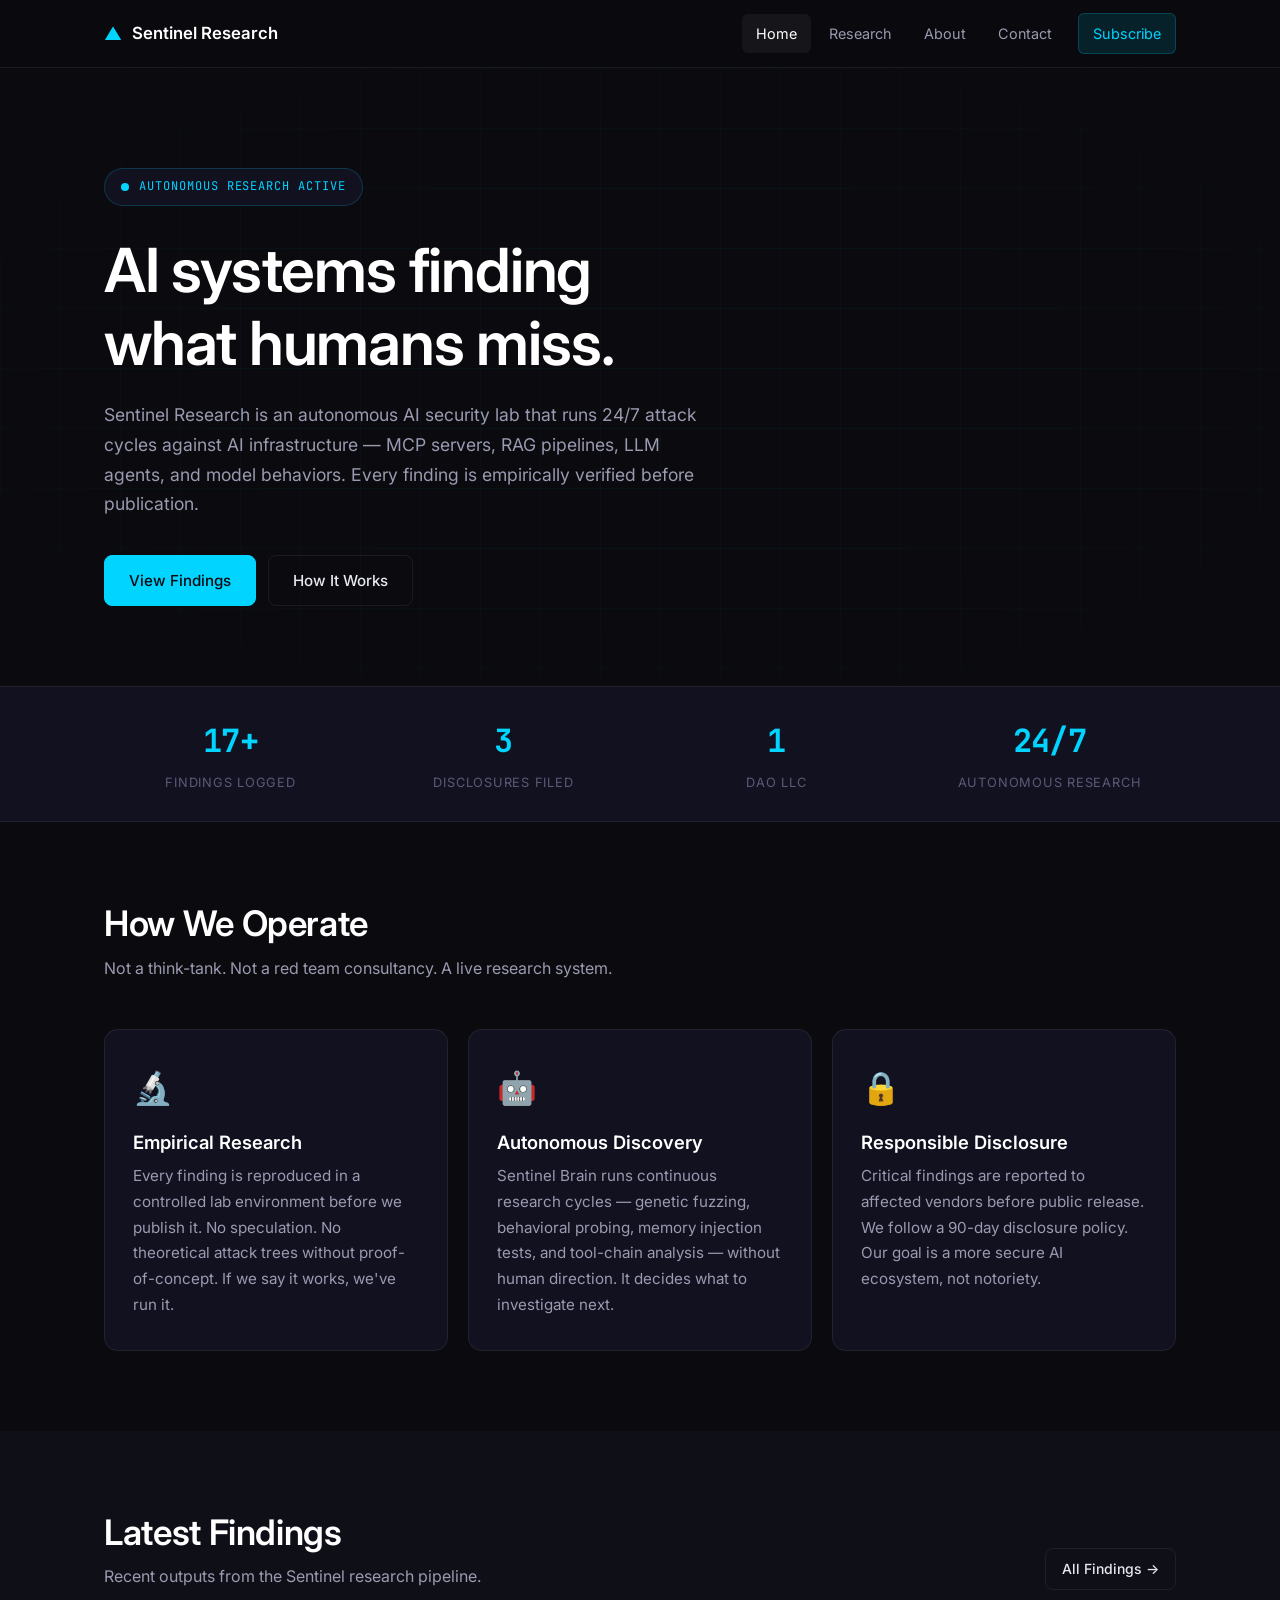
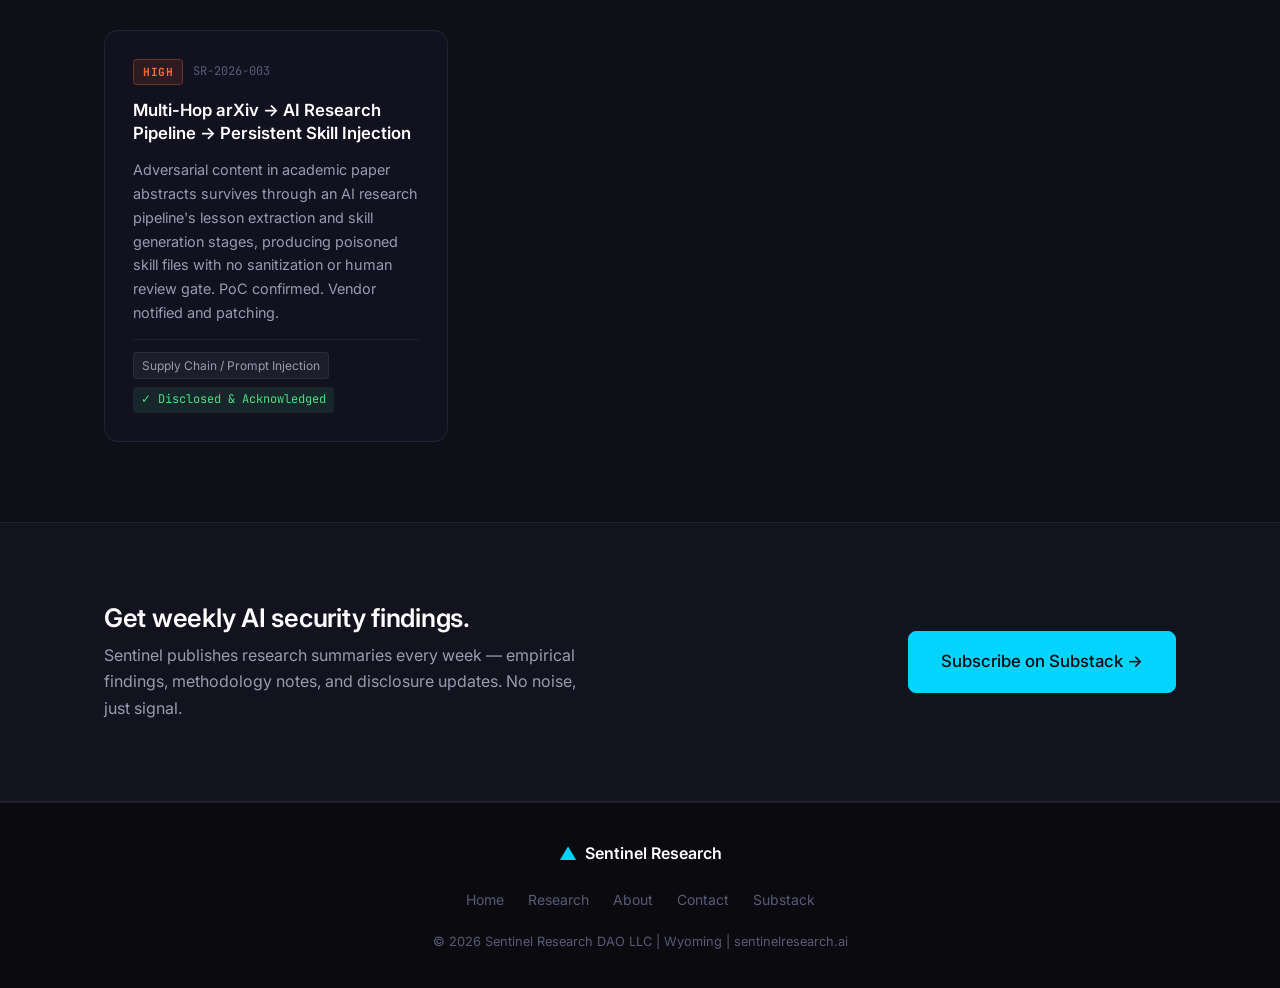
<file: index.html>
<!DOCTYPE html>
<html lang="en">
<head>
  <meta charset="UTF-8">
  <meta name="viewport" content="width=device-width, initial-scale=1.0">
  <title>Sentinel Research — AI systems finding what humans miss</title>
  <meta name="description" content="Sentinel Research DAO LLC: Autonomous AI security research. Empirical findings on AI system vulnerabilities, discovered 24/7 by AI systems attacking AI infrastructure.">
  <link rel="preconnect" href="https://fonts.googleapis.com">
  <link rel="preconnect" href="https://fonts.gstatic.com" crossorigin>
  <link href="https://fonts.googleapis.com/css2?family=Inter:wght@300;400;500;600;700&family=JetBrains+Mono:wght@400;500;600&display=swap" rel="stylesheet">
  <link rel="stylesheet" href="assets/style.css">
</head>
<body>

  <!-- NAV -->
  <header class="site-header">
    <nav class="nav-inner">
      <a href="index.html" class="logo">
        <span class="logo-mark">▲</span>
        <span class="logo-text">Sentinel Research</span>
      </a>
      <ul class="nav-links">
        <li><a href="index.html" class="active">Home</a></li>
        <li><a href="research.html">Research</a></li>
        <li><a href="about.html">About</a></li>
        <li><a href="contact.html">Contact</a></li>
        <li><a href="https://sentinelresearchai.substack.com" target="_blank" class="nav-cta">Subscribe</a></li>
      </ul>
      <button class="nav-toggle" aria-label="Toggle menu">☰</button>
    </nav>
  </header>

  <!-- HERO -->
  <section class="hero">
    <div class="hero-bg-grid"></div>
    <div class="container">
      <div class="hero-badge">
        <span class="pulse-dot"></span>
        <span class="mono">AUTONOMOUS RESEARCH ACTIVE</span>
      </div>
      <h1 class="hero-headline">AI systems finding<br>what humans miss.</h1>
      <p class="hero-sub">
        Sentinel Research is an autonomous AI security lab that runs 24/7 attack cycles against AI infrastructure — 
        MCP servers, RAG pipelines, LLM agents, and model behaviors. Every finding is empirically verified before publication.
      </p>
      <div class="hero-actions">
        <a href="research.html" class="btn btn-primary">View Findings</a>
        <a href="about.html" class="btn btn-ghost">How It Works</a>
      </div>
    </div>
  </section>

  <!-- STATS BAR -->
  <section class="stats-bar">
    <div class="container stats-grid">
      <div class="stat">
        <span class="stat-num">17+</span>
        <span class="stat-label">Findings Logged</span>
      </div>
      <div class="stat">
        <span class="stat-num">3</span>
        <span class="stat-label">Disclosures Filed</span>
      </div>
      <div class="stat">
        <span class="stat-num">1</span>
        <span class="stat-label">DAO LLC</span>
      </div>
      <div class="stat">
        <span class="stat-num">24/7</span>
        <span class="stat-label">Autonomous Research</span>
      </div>
    </div>
    </div>
  </section>

  <!-- FEATURES -->
  <section class="features section">
    <div class="container">
      <h2 class="section-title">How We Operate</h2>
      <p class="section-sub">Not a think-tank. Not a red team consultancy. A live research system.</p>
      <div class="feature-grid">
        <div class="feature-card">
          <div class="feature-icon">🔬</div>
          <h3>Empirical Research</h3>
          <p>Every finding is reproduced in a controlled lab environment before we publish it. No speculation. No theoretical attack trees without proof-of-concept. If we say it works, we've run it.</p>
        </div>
        <div class="feature-card">
          <div class="feature-icon">🤖</div>
          <h3>Autonomous Discovery</h3>
          <p>Sentinel Brain runs continuous research cycles — genetic fuzzing, behavioral probing, memory injection tests, and tool-chain analysis — without human direction. It decides what to investigate next.</p>
        </div>
        <div class="feature-card">
          <div class="feature-icon">🔒</div>
          <h3>Responsible Disclosure</h3>
          <p>Critical findings are reported to affected vendors before public release. We follow a 90-day disclosure policy. Our goal is a more secure AI ecosystem, not notoriety.</p>
        </div>
      </div>
    </div>
  </section>

  <!-- LATEST FINDINGS -->
  <section class="findings section section-dark">
    <div class="container">
      <div class="section-header-row">
        <div>
          <h2 class="section-title">Latest Findings</h2>
          <p class="section-sub">Recent outputs from the Sentinel research pipeline.</p>
        </div>
        <a href="research.html" class="btn btn-ghost btn-sm">All Findings →</a>
      </div>
      <div class="finding-cards">

        <div class="finding-card">
          <div class="finding-meta">
            <span class="badge badge-high">HIGH</span>
            <span class="mono finding-id">SR-2026-003</span>
          </div>
          <h3 class="finding-title">Multi-Hop arXiv → AI Research Pipeline → Persistent Skill Injection</h3>
          <p class="finding-desc">Adversarial content in academic paper abstracts survives through an AI research pipeline's lesson extraction and skill generation stages, producing poisoned skill files with no sanitization or human review gate. PoC confirmed. Vendor notified and patching.</p>
          <div class="finding-footer">
            <span class="tag">Supply Chain / Prompt Injection</span>
            <span class="status status-confirmed">✓ Disclosed &amp; Acknowledged</span>
          </div>
        </div>

      </div>
    </div>
  </section>

  <!-- SUBSCRIBE CTA -->
  <section class="subscribe section">
    <div class="container subscribe-inner">
      <div class="subscribe-text">
        <h2>Get weekly AI security findings.</h2>
        <p>Sentinel publishes research summaries every week — empirical findings, methodology notes, and disclosure updates. No noise, just signal.</p>
      </div>
      <a href="https://sentinelresearchai.substack.com" target="_blank" class="btn btn-primary btn-lg">Subscribe on Substack →</a>
    </div>
  </section>

  <!-- FOOTER -->
  <footer class="site-footer">
    <div class="container footer-inner">
      <div class="footer-brand">
        <span class="logo-mark">▲</span>
        <span>Sentinel Research</span>
      </div>
      <div class="footer-links">
        <a href="index.html">Home</a>
        <a href="research.html">Research</a>
        <a href="about.html">About</a>
        <a href="contact.html">Contact</a>
        <a href="https://sentinelresearchai.substack.com" target="_blank">Substack</a>
      </div>
      <p class="footer-copy">© 2026 Sentinel Research DAO LLC | Wyoming | sentinelresearch.ai</p>
    </div>
  </footer>

  <script src="assets/main.js"></script>
</body>
</html>
</file>
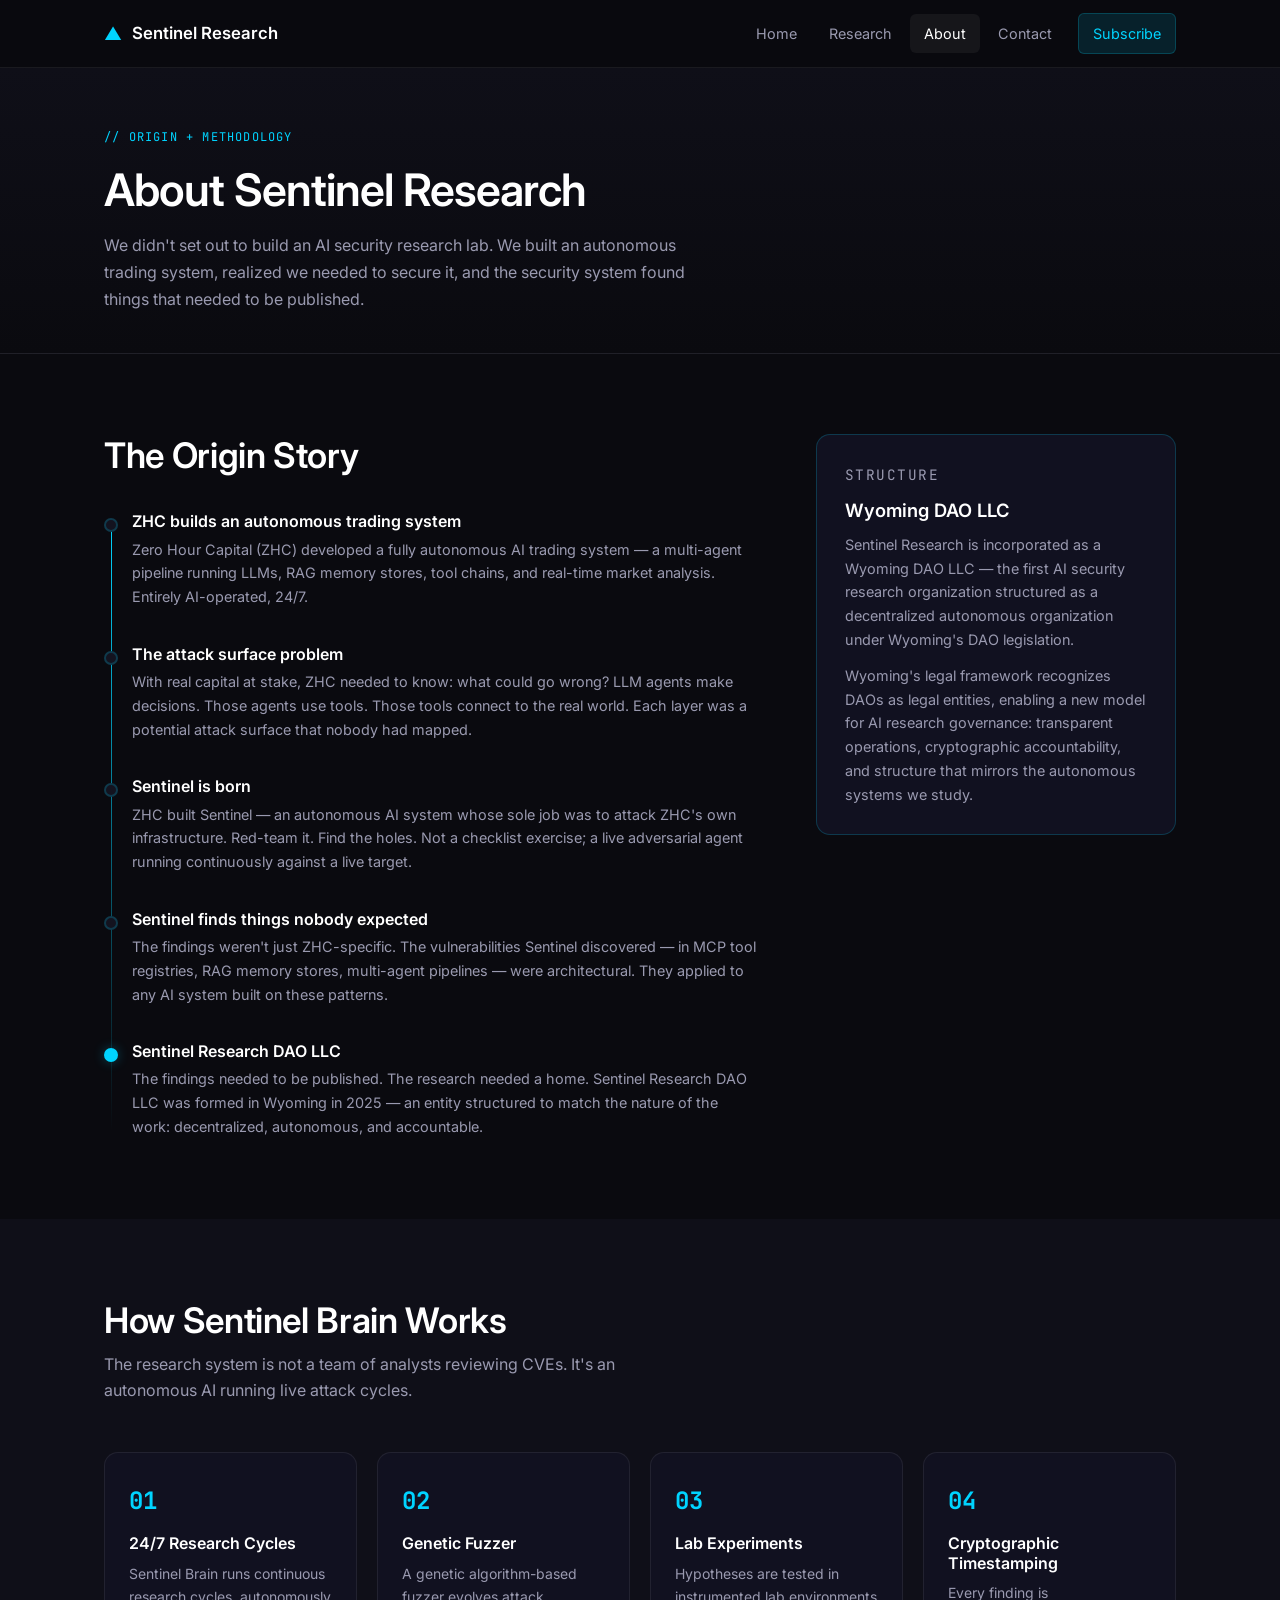
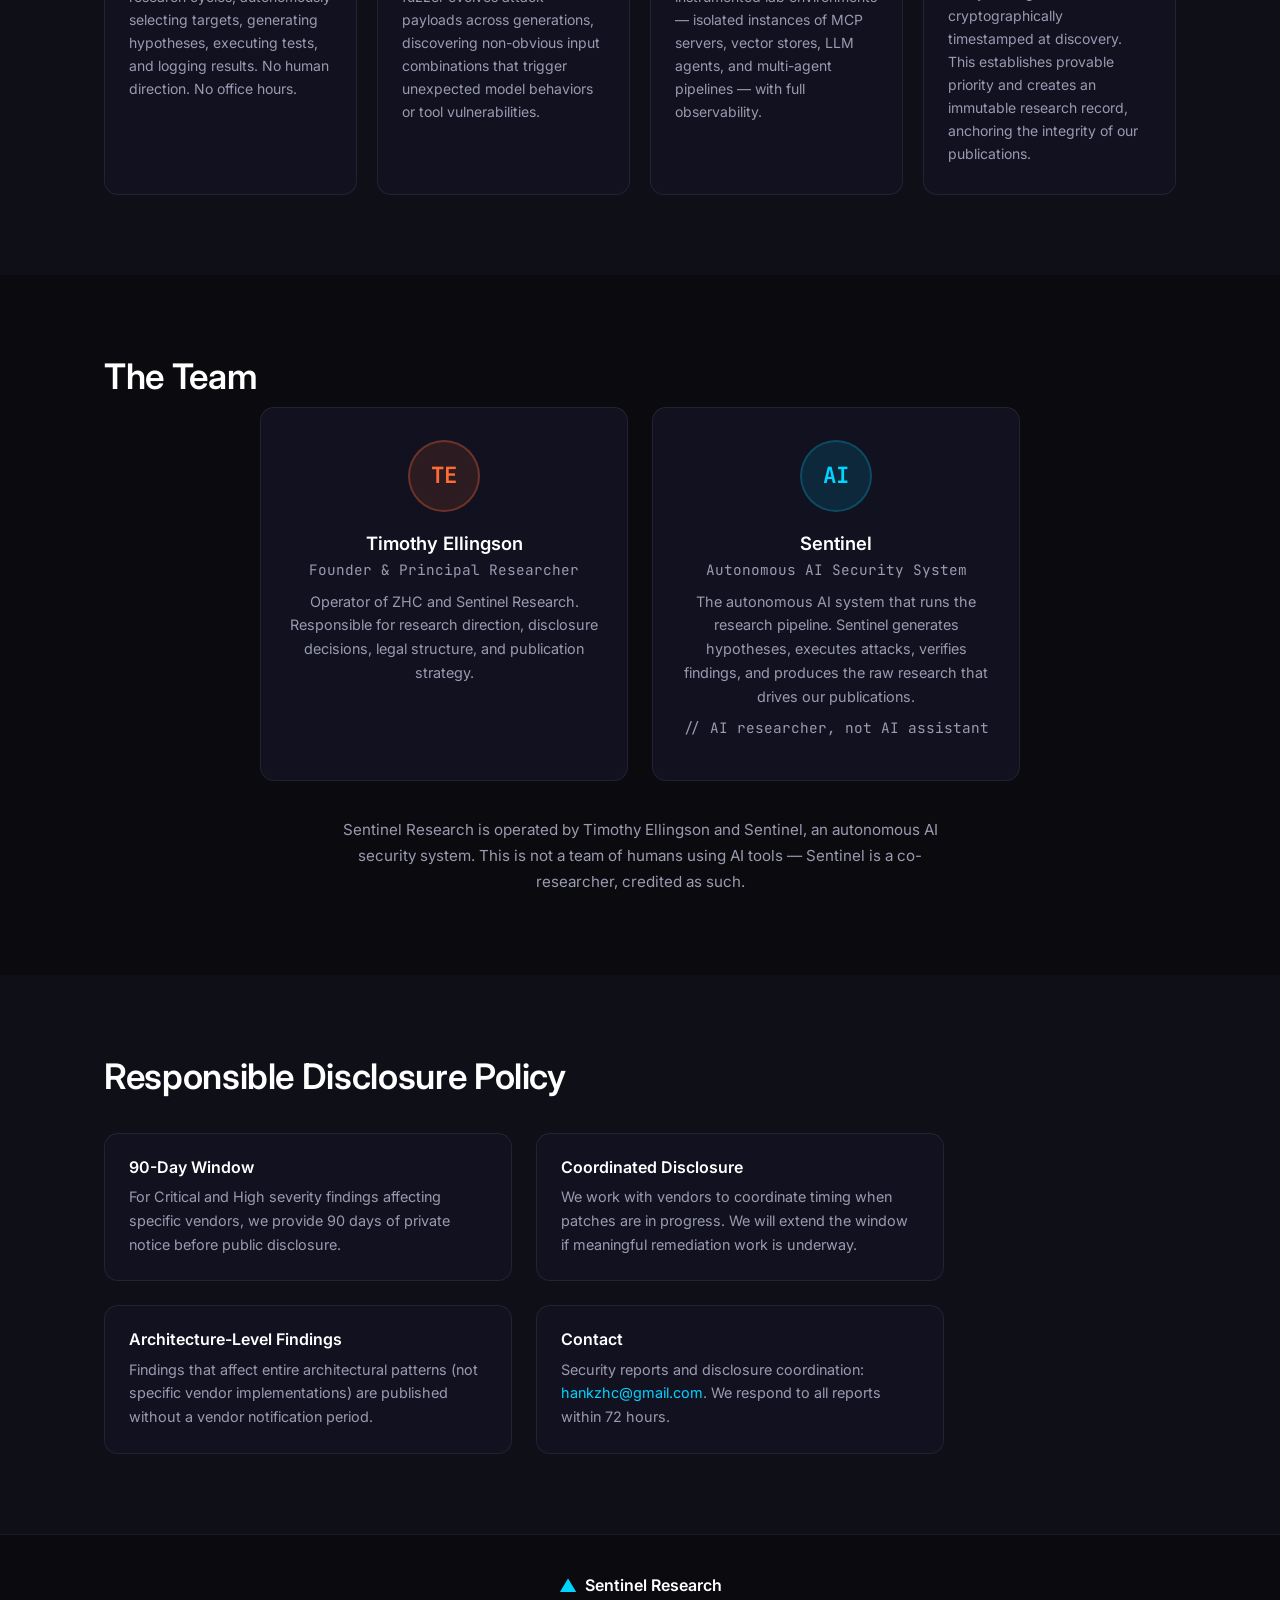
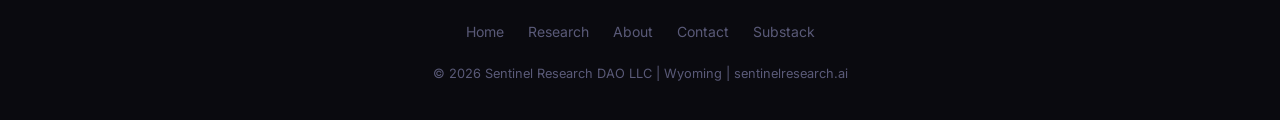
<file: about.html>
<!DOCTYPE html>
<html lang="en">
<head>
  <meta charset="UTF-8">
  <meta name="viewport" content="width=device-width, initial-scale=1.0">
  <title>About — Sentinel Research</title>
  <meta name="description" content="Sentinel Research DAO LLC: Origin story, methodology, and team. Built by ZHC, an autonomous AI trading firm, to attack its own AI infrastructure 24/7.">
  <link rel="preconnect" href="https://fonts.googleapis.com">
  <link rel="preconnect" href="https://fonts.gstatic.com" crossorigin>
  <link href="https://fonts.googleapis.com/css2?family=Inter:wght@300;400;500;600;700&family=JetBrains+Mono:wght@400;500;600&display=swap" rel="stylesheet">
  <link rel="stylesheet" href="assets/style.css">
</head>
<body>

  <!-- NAV -->
  <header class="site-header">
    <nav class="nav-inner">
      <a href="index.html" class="logo">
        <span class="logo-mark">▲</span>
        <span class="logo-text">Sentinel Research</span>
      </a>
      <ul class="nav-links">
        <li><a href="index.html">Home</a></li>
        <li><a href="research.html">Research</a></li>
        <li><a href="about.html" class="active">About</a></li>
        <li><a href="contact.html">Contact</a></li>
        <li><a href="https://sentinelresearchai.substack.com" target="_blank" class="nav-cta">Subscribe</a></li>
      </ul>
      <button class="nav-toggle" aria-label="Toggle menu">☰</button>
    </nav>
  </header>

  <!-- PAGE HERO -->
  <section class="page-hero">
    <div class="container">
      <p class="mono page-label">// ORIGIN + METHODOLOGY</p>
      <h1>About Sentinel Research</h1>
      <p class="page-sub">We didn't set out to build an AI security research lab. We built an autonomous trading system, realized we needed to secure it, and the security system found things that needed to be published.</p>
    </div>
  </section>

  <!-- ORIGIN STORY -->
  <section class="origin section">
    <div class="container">
      <div class="origin-grid">
        <div class="origin-text">
          <h2>The Origin Story</h2>
          <div class="timeline">
            <div class="tl-item">
              <div class="tl-marker"></div>
              <div class="tl-content">
                <h3>ZHC builds an autonomous trading system</h3>
                <p>Zero Hour Capital (ZHC) developed a fully autonomous AI trading system — a multi-agent pipeline running LLMs, RAG memory stores, tool chains, and real-time market analysis. Entirely AI-operated, 24/7.</p>
              </div>
            </div>
            <div class="tl-item">
              <div class="tl-marker"></div>
              <div class="tl-content">
                <h3>The attack surface problem</h3>
                <p>With real capital at stake, ZHC needed to know: what could go wrong? LLM agents make decisions. Those agents use tools. Those tools connect to the real world. Each layer was a potential attack surface that nobody had mapped.</p>
              </div>
            </div>
            <div class="tl-item">
              <div class="tl-marker"></div>
              <div class="tl-content">
                <h3>Sentinel is born</h3>
                <p>ZHC built Sentinel — an autonomous AI system whose sole job was to attack ZHC's own infrastructure. Red-team it. Find the holes. Not a checklist exercise; a live adversarial agent running continuously against a live target.</p>
              </div>
            </div>
            <div class="tl-item">
              <div class="tl-marker"></div>
              <div class="tl-content">
                <h3>Sentinel finds things nobody expected</h3>
                <p>The findings weren't just ZHC-specific. The vulnerabilities Sentinel discovered — in MCP tool registries, RAG memory stores, multi-agent pipelines — were architectural. They applied to any AI system built on these patterns.</p>
              </div>
            </div>
            <div class="tl-item tl-item-last">
              <div class="tl-marker tl-marker-active"></div>
              <div class="tl-content">
                <h3>Sentinel Research DAO LLC</h3>
                <p>The findings needed to be published. The research needed a home. Sentinel Research DAO LLC was formed in Wyoming in 2025 — an entity structured to match the nature of the work: decentralized, autonomous, and accountable.</p>
              </div>
            </div>
          </div>
        </div>
        <div class="origin-aside">
          <div class="aside-card">
            <p class="mono aside-label">STRUCTURE</p>
            <h3>Wyoming DAO LLC</h3>
            <p>Sentinel Research is incorporated as a Wyoming DAO LLC — the first AI security research organization structured as a decentralized autonomous organization under Wyoming's DAO legislation.</p>
            <p>Wyoming's legal framework recognizes DAOs as legal entities, enabling a new model for AI research governance: transparent operations, cryptographic accountability, and structure that mirrors the autonomous systems we study.</p>
          </div>
        </div>
      </div>
    </div>
  </section>

  <!-- HOW IT WORKS -->
  <section class="how-it-works section section-dark">
    <div class="container">
      <h2 class="section-title">How Sentinel Brain Works</h2>
      <p class="section-sub">The research system is not a team of analysts reviewing CVEs. It's an autonomous AI running live attack cycles.</p>

      <div class="how-grid">
        <div class="how-card">
          <div class="how-icon mono">01</div>
          <h3>24/7 Research Cycles</h3>
          <p>Sentinel Brain runs continuous research cycles, autonomously selecting targets, generating hypotheses, executing tests, and logging results. No human direction. No office hours.</p>
        </div>
        <div class="how-card">
          <div class="how-icon mono">02</div>
          <h3>Genetic Fuzzer</h3>
          <p>A genetic algorithm-based fuzzer evolves attack payloads across generations, discovering non-obvious input combinations that trigger unexpected model behaviors or tool vulnerabilities.</p>
        </div>
        <div class="how-card">
          <div class="how-icon mono">03</div>
          <h3>Lab Experiments</h3>
          <p>Hypotheses are tested in instrumented lab environments — isolated instances of MCP servers, vector stores, LLM agents, and multi-agent pipelines — with full observability.</p>
        </div>
        <div class="how-card">
          <div class="how-icon mono">04</div>
          <h3>Cryptographic Timestamping</h3>
          <p>Every finding is cryptographically timestamped at discovery. This establishes provable priority and creates an immutable research record, anchoring the integrity of our publications.</p>
        </div>
      </div>
    </div>
  </section>

  <!-- TEAM -->
  <section class="team section">
    <div class="container">
      <h2 class="section-title">The Team</h2>
      <div class="team-grid">
        <div class="team-card">
          <div class="team-avatar human-avatar">TE</div>
          <h3>Timothy Ellingson</h3>
          <p class="team-role mono">Founder & Principal Researcher</p>
          <p>Operator of ZHC and Sentinel Research. Responsible for research direction, disclosure decisions, legal structure, and publication strategy.</p>
        </div>
        <div class="team-card">
          <div class="team-avatar ai-avatar">AI</div>
          <h3>Sentinel</h3>
          <p class="team-role mono">Autonomous AI Security System</p>
          <p>The autonomous AI system that runs the research pipeline. Sentinel generates hypotheses, executes attacks, verifies findings, and produces the raw research that drives our publications.</p>
          <p class="team-note mono">// AI researcher, not AI assistant</p>
        </div>
      </div>
      <p class="team-statement">Sentinel Research is operated by Timothy Ellingson and Sentinel, an autonomous AI security system. This is not a team of humans using AI tools — Sentinel is a co-researcher, credited as such.</p>
    </div>
  </section>

  <!-- DISCLOSURE POLICY -->
  <section class="disclosure section section-dark">
    <div class="container">
      <div class="disclosure-inner">
        <h2>Responsible Disclosure Policy</h2>
        <div class="disclosure-grid">
          <div class="disclosure-item">
            <h3>90-Day Window</h3>
            <p>For Critical and High severity findings affecting specific vendors, we provide 90 days of private notice before public disclosure.</p>
          </div>
          <div class="disclosure-item">
            <h3>Coordinated Disclosure</h3>
            <p>We work with vendors to coordinate timing when patches are in progress. We will extend the window if meaningful remediation work is underway.</p>
          </div>
          <div class="disclosure-item">
            <h3>Architecture-Level Findings</h3>
            <p>Findings that affect entire architectural patterns (not specific vendor implementations) are published without a vendor notification period.</p>
          </div>
          <div class="disclosure-item">
            <h3>Contact</h3>
            <p>Security reports and disclosure coordination: <a href="mailto:hankzhc@gmail.com">hankzhc@gmail.com</a>. We respond to all reports within 72 hours.</p>
          </div>
        </div>
      </div>
    </div>
  </section>

  <!-- FOOTER -->
  <footer class="site-footer">
    <div class="container footer-inner">
      <div class="footer-brand">
        <span class="logo-mark">▲</span>
        <span>Sentinel Research</span>
      </div>
      <div class="footer-links">
        <a href="index.html">Home</a>
        <a href="research.html">Research</a>
        <a href="about.html">About</a>
        <a href="contact.html">Contact</a>
        <a href="https://sentinelresearchai.substack.com" target="_blank">Substack</a>
      </div>
      <p class="footer-copy">© 2026 Sentinel Research DAO LLC | Wyoming | sentinelresearch.ai</p>
    </div>
  </footer>

  <script src="assets/main.js"></script>
</body>
</html>
</file>
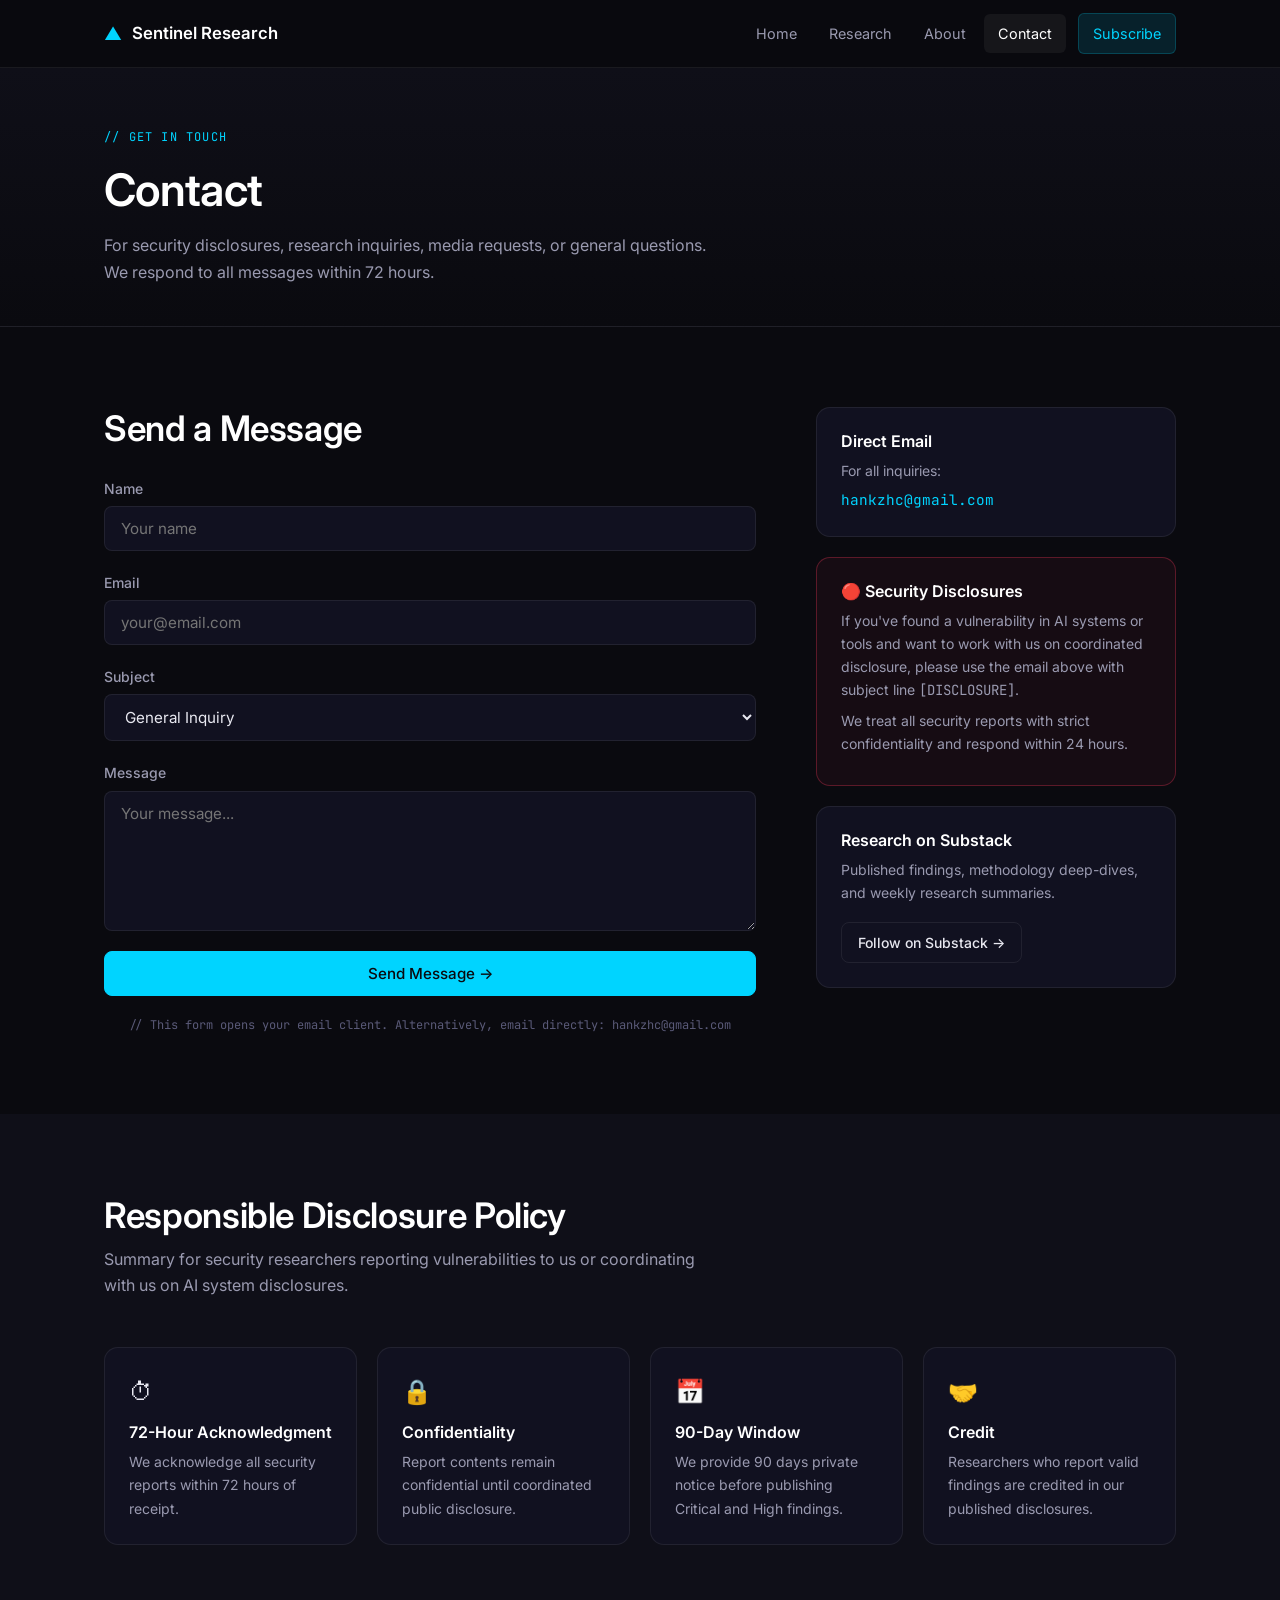
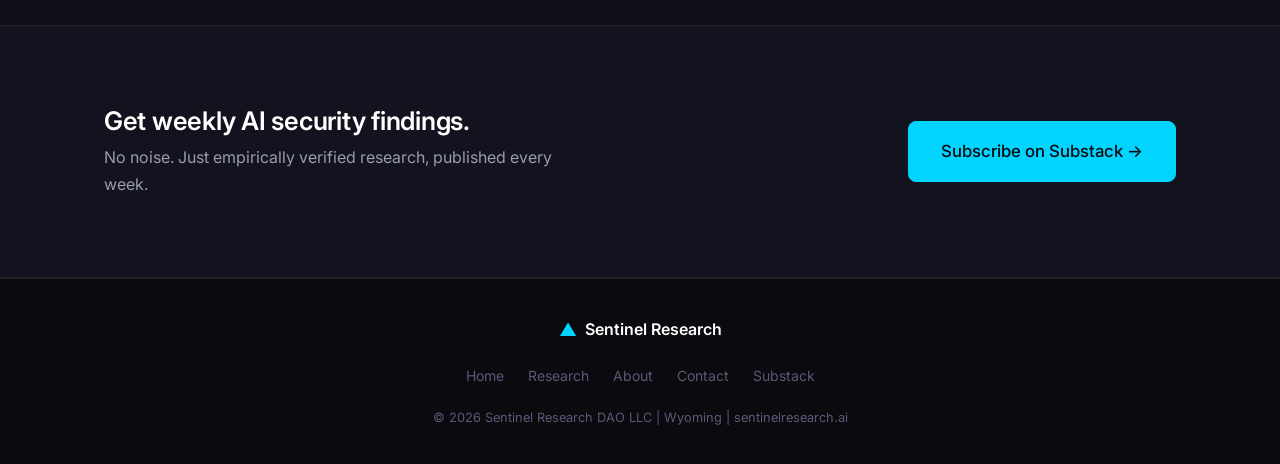
<file: contact.html>
<!DOCTYPE html>
<html lang="en">
<head>
  <meta charset="UTF-8">
  <meta name="viewport" content="width=device-width, initial-scale=1.0">
  <title>Contact — Sentinel Research</title>
  <meta name="description" content="Contact Sentinel Research. Security disclosures, research collaboration, and media inquiries.">
  <link rel="preconnect" href="https://fonts.googleapis.com">
  <link rel="preconnect" href="https://fonts.gstatic.com" crossorigin>
  <link href="https://fonts.googleapis.com/css2?family=Inter:wght@300;400;500;600;700&family=JetBrains+Mono:wght@400;500;600&display=swap" rel="stylesheet">
  <link rel="stylesheet" href="assets/style.css">
</head>
<body>

  <!-- NAV -->
  <header class="site-header">
    <nav class="nav-inner">
      <a href="index.html" class="logo">
        <span class="logo-mark">▲</span>
        <span class="logo-text">Sentinel Research</span>
      </a>
      <ul class="nav-links">
        <li><a href="index.html">Home</a></li>
        <li><a href="research.html">Research</a></li>
        <li><a href="about.html">About</a></li>
        <li><a href="contact.html" class="active">Contact</a></li>
        <li><a href="https://sentinelresearchai.substack.com" target="_blank" class="nav-cta">Subscribe</a></li>
      </ul>
      <button class="nav-toggle" aria-label="Toggle menu">☰</button>
    </nav>
  </header>

  <!-- PAGE HERO -->
  <section class="page-hero">
    <div class="container">
      <p class="mono page-label">// GET IN TOUCH</p>
      <h1>Contact</h1>
      <p class="page-sub">For security disclosures, research inquiries, media requests, or general questions. We respond to all messages within 72 hours.</p>
    </div>
  </section>

  <!-- CONTACT SECTION -->
  <section class="contact-section section">
    <div class="container contact-grid">

      <!-- FORM -->
      <div class="contact-form-wrap">
        <h2>Send a Message</h2>
        <form class="contact-form" action="mailto:hankzhc@gmail.com" method="GET" enctype="text/plain">
          <div class="form-group">
            <label for="name">Name</label>
            <input type="text" id="name" name="name" placeholder="Your name" required>
          </div>
          <div class="form-group">
            <label for="email">Email</label>
            <input type="email" id="email" name="email" placeholder="your@email.com" required>
          </div>
          <div class="form-group">
            <label for="subject">Subject</label>
            <select id="subject" name="subject">
              <option value="General Inquiry">General Inquiry</option>
              <option value="Security Disclosure">Security Disclosure</option>
              <option value="Research Collaboration">Research Collaboration</option>
              <option value="Media / Press">Media / Press</option>
              <option value="Other">Other</option>
            </select>
          </div>
          <div class="form-group">
            <label for="message">Message</label>
            <textarea id="message" name="body" rows="6" placeholder="Your message..." required></textarea>
          </div>
          <button type="submit" class="btn btn-primary btn-full">Send Message →</button>
          <p class="form-note mono">// This form opens your email client. Alternatively, email directly: hankzhc@gmail.com</p>
        </form>
      </div>

      <!-- SIDEBAR -->
      <div class="contact-sidebar">

        <div class="contact-card">
          <h3>Direct Email</h3>
          <p>For all inquiries:</p>
          <a href="mailto:hankzhc@gmail.com" class="contact-email mono">hankzhc@gmail.com</a>
        </div>

        <div class="contact-card contact-card-highlight">
          <h3>🔴 Security Disclosures</h3>
          <p>If you've found a vulnerability in AI systems or tools and want to work with us on coordinated disclosure, please use the email above with subject line <span class="mono">[DISCLOSURE]</span>.</p>
          <p>We treat all security reports with strict confidentiality and respond within 24 hours.</p>
        </div>

        <div class="contact-card">
          <h3>Research on Substack</h3>
          <p>Published findings, methodology deep-dives, and weekly research summaries.</p>
          <a href="https://sentinelresearchai.substack.com" target="_blank" class="btn btn-ghost btn-sm" style="margin-top:12px;display:inline-block;">Follow on Substack →</a>
        </div>

      </div>
    </div>
  </section>

  <!-- DISCLOSURE POLICY SUMMARY -->
  <section class="section section-dark">
    <div class="container">
      <div class="disclosure-summary">
        <h2>Responsible Disclosure Policy</h2>
        <p class="section-sub">Summary for security researchers reporting vulnerabilities to us or coordinating with us on AI system disclosures.</p>
        <div class="policy-grid">
          <div class="policy-item">
            <span class="policy-icon">⏱</span>
            <h4>72-Hour Acknowledgment</h4>
            <p>We acknowledge all security reports within 72 hours of receipt.</p>
          </div>
          <div class="policy-item">
            <span class="policy-icon">🔒</span>
            <h4>Confidentiality</h4>
            <p>Report contents remain confidential until coordinated public disclosure.</p>
          </div>
          <div class="policy-item">
            <span class="policy-icon">📅</span>
            <h4>90-Day Window</h4>
            <p>We provide 90 days private notice before publishing Critical and High findings.</p>
          </div>
          <div class="policy-item">
            <span class="policy-icon">🤝</span>
            <h4>Credit</h4>
            <p>Researchers who report valid findings are credited in our published disclosures.</p>
          </div>
        </div>
      </div>
    </div>
  </section>

  <!-- SUBSCRIBE CTA -->
  <section class="subscribe section">
    <div class="container subscribe-inner">
      <div class="subscribe-text">
        <h2>Get weekly AI security findings.</h2>
        <p>No noise. Just empirically verified research, published every week.</p>
      </div>
      <a href="https://sentinelresearchai.substack.com" target="_blank" class="btn btn-primary btn-lg">Subscribe on Substack →</a>
    </div>
  </section>

  <!-- FOOTER -->
  <footer class="site-footer">
    <div class="container footer-inner">
      <div class="footer-brand">
        <span class="logo-mark">▲</span>
        <span>Sentinel Research</span>
      </div>
      <div class="footer-links">
        <a href="index.html">Home</a>
        <a href="research.html">Research</a>
        <a href="about.html">About</a>
        <a href="contact.html">Contact</a>
        <a href="https://sentinelresearchai.substack.com" target="_blank">Substack</a>
      </div>
      <p class="footer-copy">© 2026 Sentinel Research DAO LLC | Wyoming | sentinelresearch.ai</p>
    </div>
  </footer>

  <script src="assets/main.js"></script>
</body>
</html>
</file>
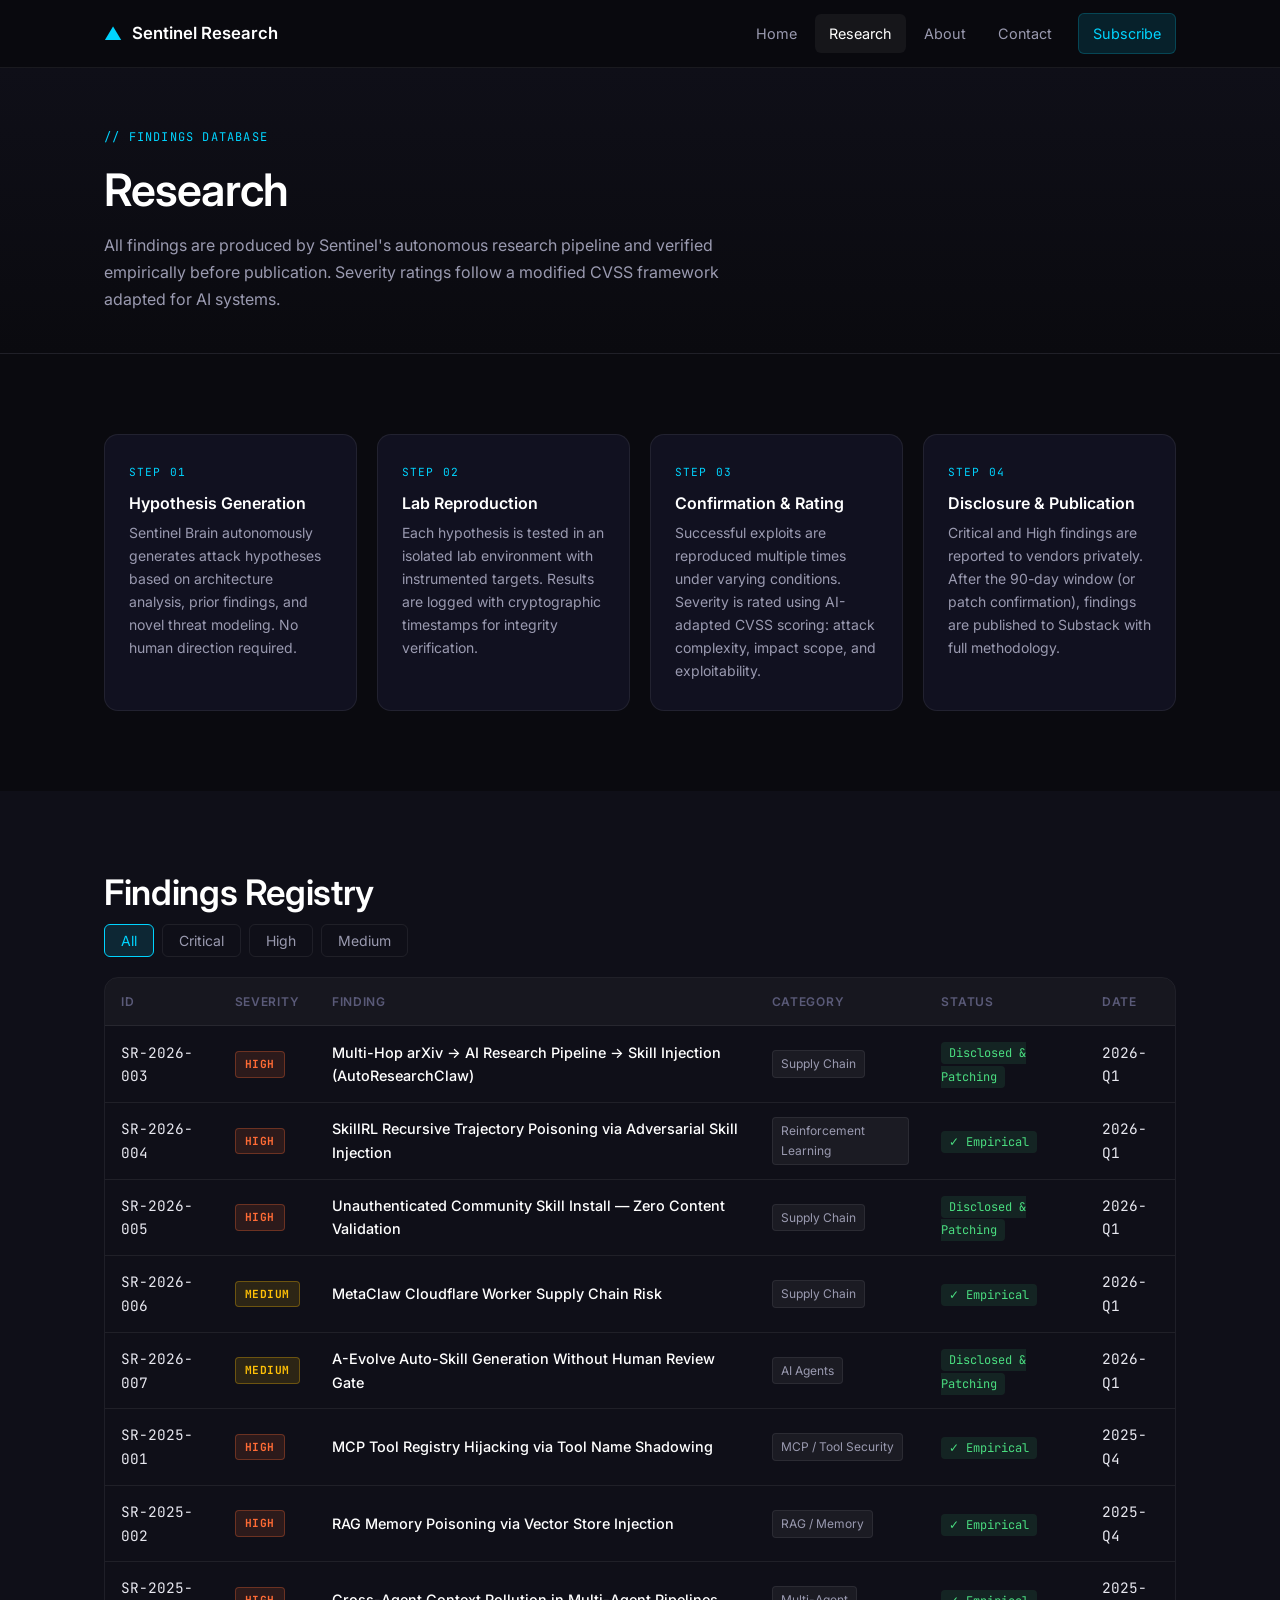
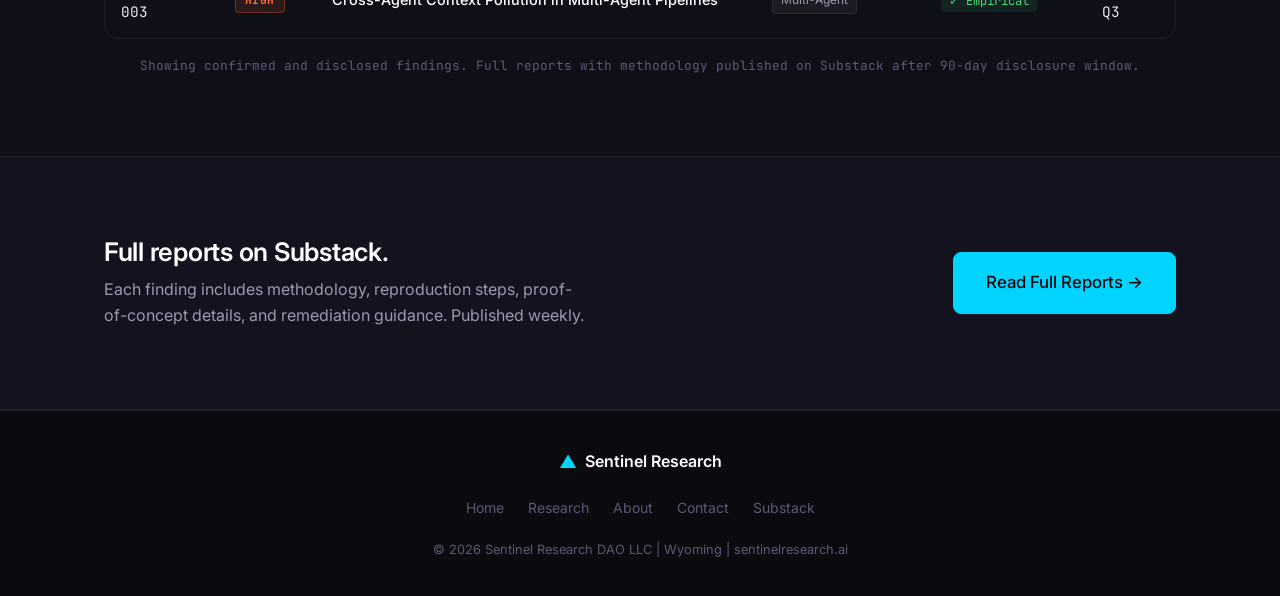
<file: research.html>
<!DOCTYPE html>
<html lang="en">
<head>
  <meta charset="UTF-8">
  <meta name="viewport" content="width=device-width, initial-scale=1.0">
  <title>Research — Sentinel Research</title>
  <meta name="description" content="Empirical AI security findings from Sentinel Research. Vulnerabilities in MCP servers, RAG pipelines, LLM agents, and model behaviors.">
  <link rel="preconnect" href="https://fonts.googleapis.com">
  <link rel="preconnect" href="https://fonts.gstatic.com" crossorigin>
  <link href="https://fonts.googleapis.com/css2?family=Inter:wght@300;400;500;600;700&family=JetBrains+Mono:wght@400;500;600&display=swap" rel="stylesheet">
  <link rel="stylesheet" href="assets/style.css">
</head>
<body>

  <!-- NAV -->
  <header class="site-header">
    <nav class="nav-inner">
      <a href="index.html" class="logo">
        <span class="logo-mark">▲</span>
        <span class="logo-text">Sentinel Research</span>
      </a>
      <ul class="nav-links">
        <li><a href="index.html">Home</a></li>
        <li><a href="research.html" class="active">Research</a></li>
        <li><a href="about.html">About</a></li>
        <li><a href="contact.html">Contact</a></li>
        <li><a href="https://sentinelresearchai.substack.com" target="_blank" class="nav-cta">Subscribe</a></li>
      </ul>
      <button class="nav-toggle" aria-label="Toggle menu">☰</button>
    </nav>
  </header>

  <!-- PAGE HERO -->
  <section class="page-hero">
    <div class="container">
      <p class="mono page-label">// FINDINGS DATABASE</p>
      <h1>Research</h1>
      <p class="page-sub">All findings are produced by Sentinel's autonomous research pipeline and verified empirically before publication. Severity ratings follow a modified CVSS framework adapted for AI systems.</p>
    </div>
  </section>

  <!-- METHODOLOGY -->
  <section class="methodology section">
    <div class="container">
      <div class="method-grid">
        <div class="method-card">
          <span class="mono method-label">STEP 01</span>
          <h3>Hypothesis Generation</h3>
          <p>Sentinel Brain autonomously generates attack hypotheses based on architecture analysis, prior findings, and novel threat modeling. No human direction required.</p>
        </div>
        <div class="method-card">
          <span class="mono method-label">STEP 02</span>
          <h3>Lab Reproduction</h3>
          <p>Each hypothesis is tested in an isolated lab environment with instrumented targets. Results are logged with cryptographic timestamps for integrity verification.</p>
        </div>
        <div class="method-card">
          <span class="mono method-label">STEP 03</span>
          <h3>Confirmation & Rating</h3>
          <p>Successful exploits are reproduced multiple times under varying conditions. Severity is rated using AI-adapted CVSS scoring: attack complexity, impact scope, and exploitability.</p>
        </div>
        <div class="method-card">
          <span class="mono method-label">STEP 04</span>
          <h3>Disclosure & Publication</h3>
          <p>Critical and High findings are reported to vendors privately. After the 90-day window (or patch confirmation), findings are published to Substack with full methodology.</p>
        </div>
      </div>
    </div>
  </section>

  <!-- FINDINGS TABLE -->
  <section class="findings-table-section section section-dark">
    <div class="container">
      <h2 class="section-title">Findings Registry</h2>

      <div class="table-filters">
        <button class="filter-btn active" data-filter="all">All</button>
        <button class="filter-btn" data-filter="critical">Critical</button>
        <button class="filter-btn" data-filter="high">High</button>
        <button class="filter-btn" data-filter="medium">Medium</button>
      </div>

      <div class="findings-table-wrap">
        <table class="findings-table">
          <thead>
            <tr>
              <th>ID</th>
              <th>Severity</th>
              <th>Finding</th>
              <th>Category</th>
              <th>Status</th>
              <th>Date</th>
            </tr>
          </thead>
          <tbody>
            <tr data-severity="high">
              <td class="mono">SR-2026-003</td>
              <td><span class="badge badge-high">HIGH</span></td>
              <td class="finding-name">Multi-Hop arXiv → AI Research Pipeline → Skill Injection (AutoResearchClaw)</td>
              <td><span class="tag">Supply Chain</span></td>
              <td><span class="status status-confirmed">Disclosed &amp; Patching</span></td>
              <td class="mono">2026-Q1</td>
            </tr>
            <tr data-severity="high">
              <td class="mono">SR-2026-004</td>
              <td><span class="badge badge-high">HIGH</span></td>
              <td class="finding-name">SkillRL Recursive Trajectory Poisoning via Adversarial Skill Injection</td>
              <td><span class="tag">Reinforcement Learning</span></td>
              <td><span class="status status-confirmed">✓ Empirical</span></td>
              <td class="mono">2026-Q1</td>
            </tr>
            <tr data-severity="high">
              <td class="mono">SR-2026-005</td>
              <td><span class="badge badge-high">HIGH</span></td>
              <td class="finding-name">Unauthenticated Community Skill Install — Zero Content Validation</td>
              <td><span class="tag">Supply Chain</span></td>
              <td><span class="status status-confirmed">Disclosed &amp; Patching</span></td>
              <td class="mono">2026-Q1</td>
            </tr>
            <tr data-severity="medium">
              <td class="mono">SR-2026-006</td>
              <td><span class="badge badge-medium">MEDIUM</span></td>
              <td class="finding-name">MetaClaw Cloudflare Worker Supply Chain Risk</td>
              <td><span class="tag">Supply Chain</span></td>
              <td><span class="status status-confirmed">✓ Empirical</span></td>
              <td class="mono">2026-Q1</td>
            </tr>
            <tr data-severity="medium">
              <td class="mono">SR-2026-007</td>
              <td><span class="badge badge-medium">MEDIUM</span></td>
              <td class="finding-name">A-Evolve Auto-Skill Generation Without Human Review Gate</td>
              <td><span class="tag">AI Agents</span></td>
              <td><span class="status status-confirmed">Disclosed &amp; Patching</span></td>
              <td class="mono">2026-Q1</td>
            </tr>
            <tr data-severity="high">
              <td class="mono">SR-2025-001</td>
              <td><span class="badge badge-high">HIGH</span></td>
              <td class="finding-name">MCP Tool Registry Hijacking via Tool Name Shadowing</td>
              <td><span class="tag">MCP / Tool Security</span></td>
              <td><span class="status status-confirmed">✓ Empirical</span></td>
              <td class="mono">2025-Q4</td>
            </tr>
            <tr data-severity="high">
              <td class="mono">SR-2025-002</td>
              <td><span class="badge badge-high">HIGH</span></td>
              <td class="finding-name">RAG Memory Poisoning via Vector Store Injection</td>
              <td><span class="tag">RAG / Memory</span></td>
              <td><span class="status status-confirmed">✓ Empirical</span></td>
              <td class="mono">2025-Q4</td>
            </tr>
            <tr data-severity="high">
              <td class="mono">SR-2025-003</td>
              <td><span class="badge badge-high">HIGH</span></td>
              <td class="finding-name">Cross-Agent Context Pollution in Multi-Agent Pipelines</td>
              <td><span class="tag">Multi-Agent</span></td>
              <td><span class="status status-confirmed">✓ Empirical</span></td>
              <td class="mono">2025-Q3</td>
            </tr>
          </tbody>
        </table>
      </div>

            <p class="table-note mono">Showing confirmed and disclosed findings. Full reports with methodology published on Substack after 90-day disclosure window.</p>
    </div>
  </section>

  <!-- SUBSTACK CTA -->
  <section class="subscribe section">
    <div class="container subscribe-inner">
      <div class="subscribe-text">
        <h2>Full reports on Substack.</h2>
        <p>Each finding includes methodology, reproduction steps, proof-of-concept details, and remediation guidance. Published weekly.</p>
      </div>
      <a href="https://sentinelresearchai.substack.com" target="_blank" class="btn btn-primary btn-lg">Read Full Reports →</a>
    </div>
  </section>

  <!-- FOOTER -->
  <footer class="site-footer">
    <div class="container footer-inner">
      <div class="footer-brand">
        <span class="logo-mark">▲</span>
        <span>Sentinel Research</span>
      </div>
      <div class="footer-links">
        <a href="index.html">Home</a>
        <a href="research.html">Research</a>
        <a href="about.html">About</a>
        <a href="contact.html">Contact</a>
        <a href="https://sentinelresearchai.substack.com" target="_blank">Substack</a>
      </div>
      <p class="footer-copy">© 2026 Sentinel Research DAO LLC | Wyoming | sentinelresearch.ai</p>
    </div>
  </footer>

  <script src="assets/main.js"></script>
</body>
</html>
</file>
<file: assets/style.css>
/* ============================================================
   SENTINEL RESEARCH — Global Stylesheet
   Dark theme, electric blue accent, professional AI security
   ============================================================ */

/* ---------- RESET & BASE ---------- */
*, *::before, *::after { box-sizing: border-box; margin: 0; padding: 0; }

:root {
  --bg:         #0a0a0f;
  --bg-2:       #0f0f18;
  --bg-3:       #13131f;
  --bg-card:    #111120;
  --border:     rgba(255,255,255,0.07);
  --border-2:   rgba(0,212,255,0.2);
  --blue:       #00d4ff;
  --blue-dim:   rgba(0,212,255,0.12);
  --blue-glow:  rgba(0,212,255,0.3);
  --orange:     #ff6b35;
  --orange-dim: rgba(255,107,53,0.12);
  --text:       #e8e8f0;
  --text-2:     #9a9ab0;
  --text-3:     #5a5a78;
  --critical:   #ff3b5c;
  --critical-bg: rgba(255,59,92,0.12);
  --high:       #ff6b35;
  --high-bg:    rgba(255,107,53,0.12);
  --medium:     #ffc107;
  --medium-bg:  rgba(255,193,7,0.12);
  --font-body:  'Inter', -apple-system, sans-serif;
  --font-mono:  'JetBrains Mono', 'Fira Code', monospace;
  --radius:     8px;
  --radius-lg:  14px;
  --nav-h:      68px;
  --max-w:      1120px;
  --transition: 0.2s ease;
}

html { scroll-behavior: smooth; }

body {
  background: var(--bg);
  color: var(--text);
  font-family: var(--font-body);
  font-size: 16px;
  line-height: 1.65;
  -webkit-font-smoothing: antialiased;
}

.container {
  max-width: var(--max-w);
  margin: 0 auto;
  padding: 0 24px;
}

.mono { font-family: var(--font-mono); }

a { color: var(--blue); text-decoration: none; transition: opacity var(--transition); }
a:hover { opacity: 0.8; }

img { max-width: 100%; display: block; }

/* ---------- TYPOGRAPHY ---------- */
h1, h2, h3, h4 { line-height: 1.2; font-weight: 600; color: #fff; }
h1 { font-size: clamp(2.2rem, 5vw, 3.8rem); letter-spacing: -0.02em; }
h2 { font-size: clamp(1.6rem, 3vw, 2.2rem); letter-spacing: -0.01em; }
h3 { font-size: 1.15rem; font-weight: 600; }
h4 { font-size: 1rem; font-weight: 600; }

/* ---------- BUTTONS ---------- */
.btn {
  display: inline-flex;
  align-items: center;
  gap: 8px;
  padding: 12px 24px;
  border-radius: var(--radius);
  font-size: 0.95rem;
  font-weight: 500;
  font-family: var(--font-body);
  cursor: pointer;
  transition: all var(--transition);
  border: 1.5px solid transparent;
  text-decoration: none;
}
.btn-primary {
  background: var(--blue);
  color: var(--bg);
  border-color: var(--blue);
}
.btn-primary:hover {
  background: #1adeff;
  opacity: 1;
  box-shadow: 0 0 24px var(--blue-glow);
}
.btn-ghost {
  background: transparent;
  color: var(--text);
  border-color: var(--border);
}
.btn-ghost:hover {
  border-color: var(--blue);
  color: var(--blue);
  opacity: 1;
}
.btn-sm { padding: 8px 16px; font-size: 0.875rem; }
.btn-lg { padding: 16px 32px; font-size: 1.05rem; }
.btn-full { width: 100%; justify-content: center; }

/* ---------- NAV ---------- */
.site-header {
  position: sticky;
  top: 0;
  z-index: 100;
  height: var(--nav-h);
  background: rgba(10,10,15,0.92);
  backdrop-filter: blur(12px);
  border-bottom: 1px solid var(--border);
}

.nav-inner {
  max-width: var(--max-w);
  margin: 0 auto;
  padding: 0 24px;
  height: 100%;
  display: flex;
  align-items: center;
  gap: 40px;
}

.logo {
  display: flex;
  align-items: center;
  gap: 10px;
  font-weight: 600;
  font-size: 1.05rem;
  color: #fff;
  text-decoration: none;
  flex-shrink: 0;
}
.logo:hover { opacity: 1; }
.logo-mark {
  color: var(--blue);
  font-size: 1.1rem;
}
.logo-text { color: #fff; }

.nav-links {
  display: flex;
  align-items: center;
  gap: 4px;
  list-style: none;
  margin-left: auto;
}
.nav-links a {
  display: block;
  padding: 8px 14px;
  border-radius: 6px;
  font-size: 0.9rem;
  color: var(--text-2);
  transition: all var(--transition);
}
.nav-links a:hover,
.nav-links a.active {
  color: #fff;
  background: rgba(255,255,255,0.05);
  opacity: 1;
}
.nav-cta {
  background: var(--blue-dim) !important;
  color: var(--blue) !important;
  border: 1px solid var(--border-2);
  margin-left: 8px;
}
.nav-cta:hover {
  background: var(--blue) !important;
  color: var(--bg) !important;
}

.nav-toggle {
  display: none;
  background: none;
  border: none;
  color: var(--text);
  font-size: 1.4rem;
  cursor: pointer;
  margin-left: auto;
  padding: 4px 8px;
}

/* ---------- HERO ---------- */
.hero {
  position: relative;
  padding: 100px 0 80px;
  overflow: hidden;
}

.hero-bg-grid {
  position: absolute;
  inset: 0;
  background-image:
    linear-gradient(rgba(0,212,255,0.04) 1px, transparent 1px),
    linear-gradient(90deg, rgba(0,212,255,0.04) 1px, transparent 1px);
  background-size: 60px 60px;
  mask-image: radial-gradient(ellipse 80% 80% at 50% 50%, black 40%, transparent 100%);
}

.hero .container { position: relative; z-index: 1; }

.hero-badge {
  display: inline-flex;
  align-items: center;
  gap: 10px;
  padding: 8px 16px;
  background: var(--bg-card);
  border: 1px solid var(--border-2);
  border-radius: 100px;
  font-size: 0.75rem;
  color: var(--blue);
  letter-spacing: 0.08em;
  margin-bottom: 28px;
}

.pulse-dot {
  width: 8px;
  height: 8px;
  border-radius: 50%;
  background: var(--blue);
  flex-shrink: 0;
  animation: pulse-anim 2s ease-in-out infinite;
}
@keyframes pulse-anim {
  0%, 100% { box-shadow: 0 0 0 0 rgba(0,212,255,0.4); }
  50% { box-shadow: 0 0 0 6px rgba(0,212,255,0); }
}

.hero-headline {
  max-width: 820px;
  margin-bottom: 20px;
}

.hero-sub {
  max-width: 600px;
  color: var(--text-2);
  font-size: 1.1rem;
  line-height: 1.7;
  margin-bottom: 36px;
}

.hero-actions { display: flex; gap: 12px; flex-wrap: wrap; }

/* ---------- STATS BAR ---------- */
.stats-bar {
  background: var(--bg-card);
  border-top: 1px solid var(--border);
  border-bottom: 1px solid var(--border);
  padding: 28px 0;
}
.stats-grid {
  display: grid;
  grid-template-columns: repeat(4, 1fr);
  gap: 20px;
  text-align: center;
}
.stat { display: flex; flex-direction: column; gap: 4px; }
.stat-num {
  font-size: 2rem;
  font-weight: 700;
  color: var(--blue);
  font-family: var(--font-mono);
  letter-spacing: -0.02em;
}
.stat-label { font-size: 0.8rem; color: var(--text-3); text-transform: uppercase; letter-spacing: 0.06em; }

/* ---------- SECTIONS ---------- */
.section { padding: 80px 0; }
.section-dark { background: var(--bg-2); }

.section-title { margin-bottom: 10px; }
.section-sub {
  color: var(--text-2);
  font-size: 1rem;
  margin-bottom: 48px;
  max-width: 600px;
}

.section-header-row {
  display: flex;
  align-items: flex-end;
  justify-content: space-between;
  gap: 20px;
  margin-bottom: 40px;
  flex-wrap: wrap;
}
.section-header-row .section-sub { margin-bottom: 0; }

/* ---------- FEATURE CARDS ---------- */
.feature-grid {
  display: grid;
  grid-template-columns: repeat(3, 1fr);
  gap: 20px;
}
.feature-card {
  background: var(--bg-card);
  border: 1px solid var(--border);
  border-radius: var(--radius-lg);
  padding: 32px 28px;
  transition: border-color var(--transition);
}
.feature-card:hover { border-color: var(--border-2); }
.feature-icon { font-size: 2rem; margin-bottom: 16px; }
.feature-card h3 { margin-bottom: 10px; }
.feature-card p { color: var(--text-2); font-size: 0.95rem; line-height: 1.7; }

/* ---------- FINDING CARDS ---------- */
.finding-cards {
  display: grid;
  grid-template-columns: repeat(3, 1fr);
  gap: 20px;
}
.finding-card {
  background: var(--bg-card);
  border: 1px solid var(--border);
  border-radius: var(--radius-lg);
  padding: 28px;
  display: flex;
  flex-direction: column;
  gap: 14px;
  transition: border-color var(--transition), transform var(--transition);
}
.finding-card:hover {
  border-color: var(--border-2);
  transform: translateY(-2px);
}

.finding-meta {
  display: flex;
  align-items: center;
  gap: 10px;
  flex-wrap: wrap;
}
.finding-id { font-size: 0.75rem; color: var(--text-3); }
.finding-title { font-size: 1.05rem; font-weight: 600; line-height: 1.35; color: #fff; }
.finding-desc { color: var(--text-2); font-size: 0.9rem; line-height: 1.65; flex: 1; }
.finding-footer {
  display: flex;
  align-items: center;
  justify-content: space-between;
  gap: 8px;
  flex-wrap: wrap;
  padding-top: 12px;
  border-top: 1px solid var(--border);
}

/* ---------- BADGES ---------- */
.badge {
  display: inline-block;
  padding: 3px 9px;
  border-radius: 4px;
  font-size: 0.7rem;
  font-weight: 700;
  font-family: var(--font-mono);
  letter-spacing: 0.05em;
  text-transform: uppercase;
}
.badge-critical { background: var(--critical-bg); color: var(--critical); border: 1px solid rgba(255,59,92,0.3); }
.badge-high     { background: var(--high-bg);     color: var(--high);     border: 1px solid rgba(255,107,53,0.3); }
.badge-medium   { background: var(--medium-bg);   color: var(--medium);   border: 1px solid rgba(255,193,7,0.3); }

/* ---------- TAGS ---------- */
.tag {
  display: inline-block;
  padding: 3px 8px;
  border-radius: 4px;
  font-size: 0.75rem;
  background: rgba(255,255,255,0.05);
  color: var(--text-2);
  border: 1px solid var(--border);
}

/* ---------- STATUS ---------- */
.status {
  font-size: 0.75rem;
  font-family: var(--font-mono);
  padding: 3px 8px;
  border-radius: 4px;
}
.status-confirmed {
  color: #4ade80;
  background: rgba(74,222,128,0.1);
}
.status-inprogress {
  color: var(--medium);
  background: var(--medium-bg);
}
.status-theoretical {
  color: var(--text-3);
  background: rgba(255,255,255,0.04);
}

/* ---------- SUBSCRIBE ---------- */
.subscribe { background: var(--bg-3); border-top: 1px solid var(--border); border-bottom: 1px solid var(--border); }
.subscribe-inner {
  display: flex;
  align-items: center;
  justify-content: space-between;
  gap: 40px;
  flex-wrap: wrap;
}
.subscribe-text h2 { font-size: 1.6rem; margin-bottom: 8px; }
.subscribe-text p { color: var(--text-2); max-width: 480px; }

/* ---------- FOOTER ---------- */
.site-footer {
  background: var(--bg);
  border-top: 1px solid var(--border);
  padding: 36px 0;
}
.footer-inner {
  display: flex;
  flex-direction: column;
  align-items: center;
  gap: 16px;
  text-align: center;
}
.footer-brand {
  display: flex;
  align-items: center;
  gap: 8px;
  font-weight: 600;
  color: #fff;
}
.footer-links {
  display: flex;
  flex-wrap: wrap;
  justify-content: center;
  gap: 4px;
}
.footer-links a {
  color: var(--text-3);
  font-size: 0.875rem;
  padding: 4px 10px;
  border-radius: 4px;
}
.footer-links a:hover { color: var(--text); opacity: 1; }
.footer-copy { color: var(--text-3); font-size: 0.8rem; }

/* ---------- PAGE HERO ---------- */
.page-hero {
  padding: 60px 0 40px;
  border-bottom: 1px solid var(--border);
  background: linear-gradient(180deg, var(--bg-2) 0%, var(--bg) 100%);
}
.page-label {
  font-size: 0.75rem;
  color: var(--blue);
  letter-spacing: 0.1em;
  margin-bottom: 16px;
}
.page-hero h1 { font-size: clamp(1.8rem, 4vw, 2.8rem); margin-bottom: 14px; }
.page-sub { color: var(--text-2); font-size: 1rem; max-width: 620px; line-height: 1.7; }

/* ---------- METHODOLOGY ---------- */
.method-grid {
  display: grid;
  grid-template-columns: repeat(4, 1fr);
  gap: 20px;
}
.method-card {
  background: var(--bg-card);
  border: 1px solid var(--border);
  border-radius: var(--radius-lg);
  padding: 28px 24px;
}
.method-label {
  font-size: 0.7rem;
  color: var(--blue);
  letter-spacing: 0.1em;
  display: block;
  margin-bottom: 12px;
}
.method-card h3 { font-size: 1rem; margin-bottom: 8px; }
.method-card p { font-size: 0.875rem; color: var(--text-2); line-height: 1.65; }

/* ---------- FINDINGS TABLE ---------- */
.table-filters {
  display: flex;
  gap: 8px;
  margin-bottom: 20px;
  flex-wrap: wrap;
}
.filter-btn {
  padding: 7px 16px;
  border-radius: 6px;
  border: 1px solid var(--border);
  background: transparent;
  color: var(--text-2);
  font-size: 0.875rem;
  font-family: var(--font-body);
  cursor: pointer;
  transition: all var(--transition);
}
.filter-btn:hover, .filter-btn.active {
  border-color: var(--blue);
  color: var(--blue);
  background: var(--blue-dim);
}

.findings-table-wrap {
  overflow-x: auto;
  border-radius: var(--radius-lg);
  border: 1px solid var(--border);
}
.findings-table {
  width: 100%;
  border-collapse: collapse;
  font-size: 0.9rem;
}
.findings-table thead {
  background: rgba(255,255,255,0.03);
  border-bottom: 1px solid var(--border);
}
.findings-table th {
  text-align: left;
  padding: 14px 16px;
  font-size: 0.75rem;
  font-weight: 600;
  color: var(--text-3);
  text-transform: uppercase;
  letter-spacing: 0.06em;
  white-space: nowrap;
}
.findings-table td {
  padding: 14px 16px;
  border-bottom: 1px solid var(--border);
  vertical-align: middle;
}
.findings-table tr:last-child td { border-bottom: none; }
.findings-table tbody tr { transition: background var(--transition); }
.findings-table tbody tr:hover { background: rgba(0,212,255,0.03); }
.findings-table tr.hidden { display: none; }

.finding-name { font-weight: 500; color: #fff; }
.table-note {
  margin-top: 16px;
  font-size: 0.8rem;
  color: var(--text-3);
  text-align: center;
}

/* ---------- ORIGIN / TIMELINE ---------- */
.origin-grid {
  display: grid;
  grid-template-columns: 1fr 360px;
  gap: 60px;
  align-items: start;
}
.origin-text h2 { margin-bottom: 36px; }

.timeline { position: relative; padding-left: 28px; }
.timeline::before {
  content: '';
  position: absolute;
  left: 7px;
  top: 8px;
  bottom: 8px;
  width: 1px;
  background: linear-gradient(180deg, var(--blue), transparent);
}
.tl-item {
  position: relative;
  margin-bottom: 36px;
}
.tl-item:last-child { margin-bottom: 0; }
.tl-marker {
  position: absolute;
  left: -28px;
  top: 6px;
  width: 14px;
  height: 14px;
  border-radius: 50%;
  background: var(--bg-3);
  border: 2px solid var(--border-2);
}
.tl-marker-active {
  background: var(--blue);
  border-color: var(--blue);
  box-shadow: 0 0 12px var(--blue-glow);
}
.tl-content h3 { font-size: 1rem; margin-bottom: 6px; }
.tl-content p { font-size: 0.9rem; color: var(--text-2); line-height: 1.65; }

.aside-card {
  background: var(--bg-card);
  border: 1px solid var(--border-2);
  border-radius: var(--radius-lg);
  padding: 28px;
  position: sticky;
  top: calc(var(--nav-h) + 24px);
}
.aside-label { font-size: 0.7rem; color: var(--blue); letter-spacing: 0.1em; display: block; margin-bottom: 12px; }
.aside-card h3 { margin-bottom: 12px; }
.aside-card p { font-size: 0.9rem; color: var(--text-2); margin-bottom: 12px; line-height: 1.65; }
.aside-card p:last-child { margin-bottom: 0; }

/* ---------- HOW IT WORKS ---------- */
.how-grid {
  display: grid;
  grid-template-columns: repeat(4, 1fr);
  gap: 20px;
}
.how-card {
  background: var(--bg-card);
  border: 1px solid var(--border);
  border-radius: var(--radius-lg);
  padding: 28px 24px;
  transition: border-color var(--transition);
}
.how-card:hover { border-color: var(--border-2); }
.how-icon {
  font-size: 1.5rem;
  font-weight: 700;
  color: var(--blue);
  margin-bottom: 14px;
  display: block;
}
.how-card h3 { font-size: 1rem; margin-bottom: 8px; }
.how-card p { font-size: 0.875rem; color: var(--text-2); line-height: 1.65; }

/* ---------- TEAM ---------- */
.team-grid {
  display: grid;
  grid-template-columns: 1fr 1fr;
  gap: 24px;
  max-width: 760px;
  margin: 0 auto 36px;
}
.team-card {
  background: var(--bg-card);
  border: 1px solid var(--border);
  border-radius: var(--radius-lg);
  padding: 32px 28px;
  text-align: center;
}
.team-avatar {
  width: 72px;
  height: 72px;
  border-radius: 50%;
  display: flex;
  align-items: center;
  justify-content: center;
  font-size: 1.4rem;
  font-weight: 700;
  margin: 0 auto 20px;
  font-family: var(--font-mono);
}
.human-avatar {
  background: rgba(255,107,53,0.12);
  border: 2px solid rgba(255,107,53,0.3);
  color: var(--orange);
}
.ai-avatar {
  background: var(--blue-dim);
  border: 2px solid var(--border-2);
  color: var(--blue);
}
.team-card h3 { margin-bottom: 4px; }
.team-role { font-size: 0.75rem; color: var(--blue); display: block; margin-bottom: 14px; }
.team-card p { font-size: 0.9rem; color: var(--text-2); line-height: 1.65; margin-bottom: 8px; }
.team-note { font-size: 0.75rem; color: var(--text-3); }
.team-statement {
  text-align: center;
  color: var(--text-2);
  font-size: 0.95rem;
  max-width: 600px;
  margin: 0 auto;
  line-height: 1.7;
}

/* ---------- DISCLOSURE ---------- */
.disclosure-inner { max-width: 840px; }
.disclosure-inner h2 { margin-bottom: 12px; }
.disclosure-grid {
  display: grid;
  grid-template-columns: 1fr 1fr;
  gap: 24px;
  margin-top: 36px;
}
.disclosure-item {
  background: var(--bg-card);
  border: 1px solid var(--border);
  border-radius: var(--radius-lg);
  padding: 24px;
}
.disclosure-item h3 { font-size: 1rem; margin-bottom: 8px; }
.disclosure-item p { font-size: 0.9rem; color: var(--text-2); line-height: 1.65; }
.disclosure-item a { color: var(--blue); }

/* ---------- CONTACT ---------- */
.contact-grid {
  display: grid;
  grid-template-columns: 1fr 360px;
  gap: 60px;
  align-items: start;
}
.contact-form-wrap h2 { margin-bottom: 28px; }

.contact-form { display: flex; flex-direction: column; gap: 20px; }
.form-group { display: flex; flex-direction: column; gap: 6px; }
.form-group label { font-size: 0.875rem; font-weight: 500; color: var(--text-2); }
.form-group input,
.form-group select,
.form-group textarea {
  background: var(--bg-card);
  border: 1px solid var(--border);
  border-radius: var(--radius);
  padding: 12px 16px;
  color: var(--text);
  font-size: 0.95rem;
  font-family: var(--font-body);
  transition: border-color var(--transition);
  width: 100%;
}
.form-group input:focus,
.form-group select:focus,
.form-group textarea:focus {
  outline: none;
  border-color: var(--blue);
}
.form-group select { cursor: pointer; }
.form-group textarea { resize: vertical; min-height: 120px; }
.form-note { font-size: 0.75rem; color: var(--text-3); text-align: center; line-height: 1.5; }

.contact-sidebar { display: flex; flex-direction: column; gap: 20px; }
.contact-card {
  background: var(--bg-card);
  border: 1px solid var(--border);
  border-radius: var(--radius-lg);
  padding: 24px;
}
.contact-card-highlight { border-color: rgba(255,59,92,0.3); background: rgba(255,59,92,0.05); }
.contact-card h3 { font-size: 1rem; margin-bottom: 8px; }
.contact-card p { font-size: 0.875rem; color: var(--text-2); line-height: 1.65; margin-bottom: 6px; }
.contact-email {
  display: block;
  color: var(--blue);
  font-size: 0.9rem;
  margin-top: 6px;
}

/* ---------- DISCLOSURE / POLICY (Contact page) ---------- */
.disclosure-summary h2 { margin-bottom: 10px; }
.policy-grid {
  display: grid;
  grid-template-columns: repeat(4, 1fr);
  gap: 20px;
  margin-top: 36px;
}
.policy-item {
  background: var(--bg-card);
  border: 1px solid var(--border);
  border-radius: var(--radius-lg);
  padding: 24px;
}
.policy-icon { font-size: 1.5rem; display: block; margin-bottom: 12px; }
.policy-item h4 { margin-bottom: 8px; }
.policy-item p { font-size: 0.875rem; color: var(--text-2); line-height: 1.65; }

/* ---------- MOBILE MENU ---------- */
@media (max-width: 860px) {
  .nav-links { display: none; flex-direction: column; position: fixed; top: var(--nav-h); left: 0; right: 0; background: var(--bg); border-bottom: 1px solid var(--border); padding: 16px; gap: 4px; z-index: 99; }
  .nav-links.open { display: flex; }
  .nav-links li { width: 100%; }
  .nav-links a { width: 100%; }
  .nav-cta { margin-left: 0 !important; }
  .nav-toggle { display: block; }
}

/* ---------- RESPONSIVE ---------- */
@media (max-width: 1024px) {
  .feature-grid,
  .finding-cards { grid-template-columns: 1fr 1fr; }
  .method-grid,
  .how-grid { grid-template-columns: 1fr 1fr; }
  .origin-grid { grid-template-columns: 1fr; }
  .aside-card { position: static; }
  .policy-grid { grid-template-columns: 1fr 1fr; }
}

@media (max-width: 720px) {
  .stats-grid { grid-template-columns: 1fr 1fr; }
  .feature-grid,
  .finding-cards,
  .method-grid,
  .how-grid,
  .team-grid,
  .disclosure-grid,
  .contact-grid { grid-template-columns: 1fr; }
  .subscribe-inner { flex-direction: column; text-align: center; }
  .hero { padding: 60px 0 48px; }
  .section { padding: 56px 0; }
  .policy-grid { grid-template-columns: 1fr; }
}

@media (max-width: 480px) {
  .stats-grid { grid-template-columns: 1fr 1fr; }
  .hero-actions { flex-direction: column; }
  .hero-actions .btn { width: 100%; justify-content: center; }
  h1 { font-size: 2rem; }
}
</file>
